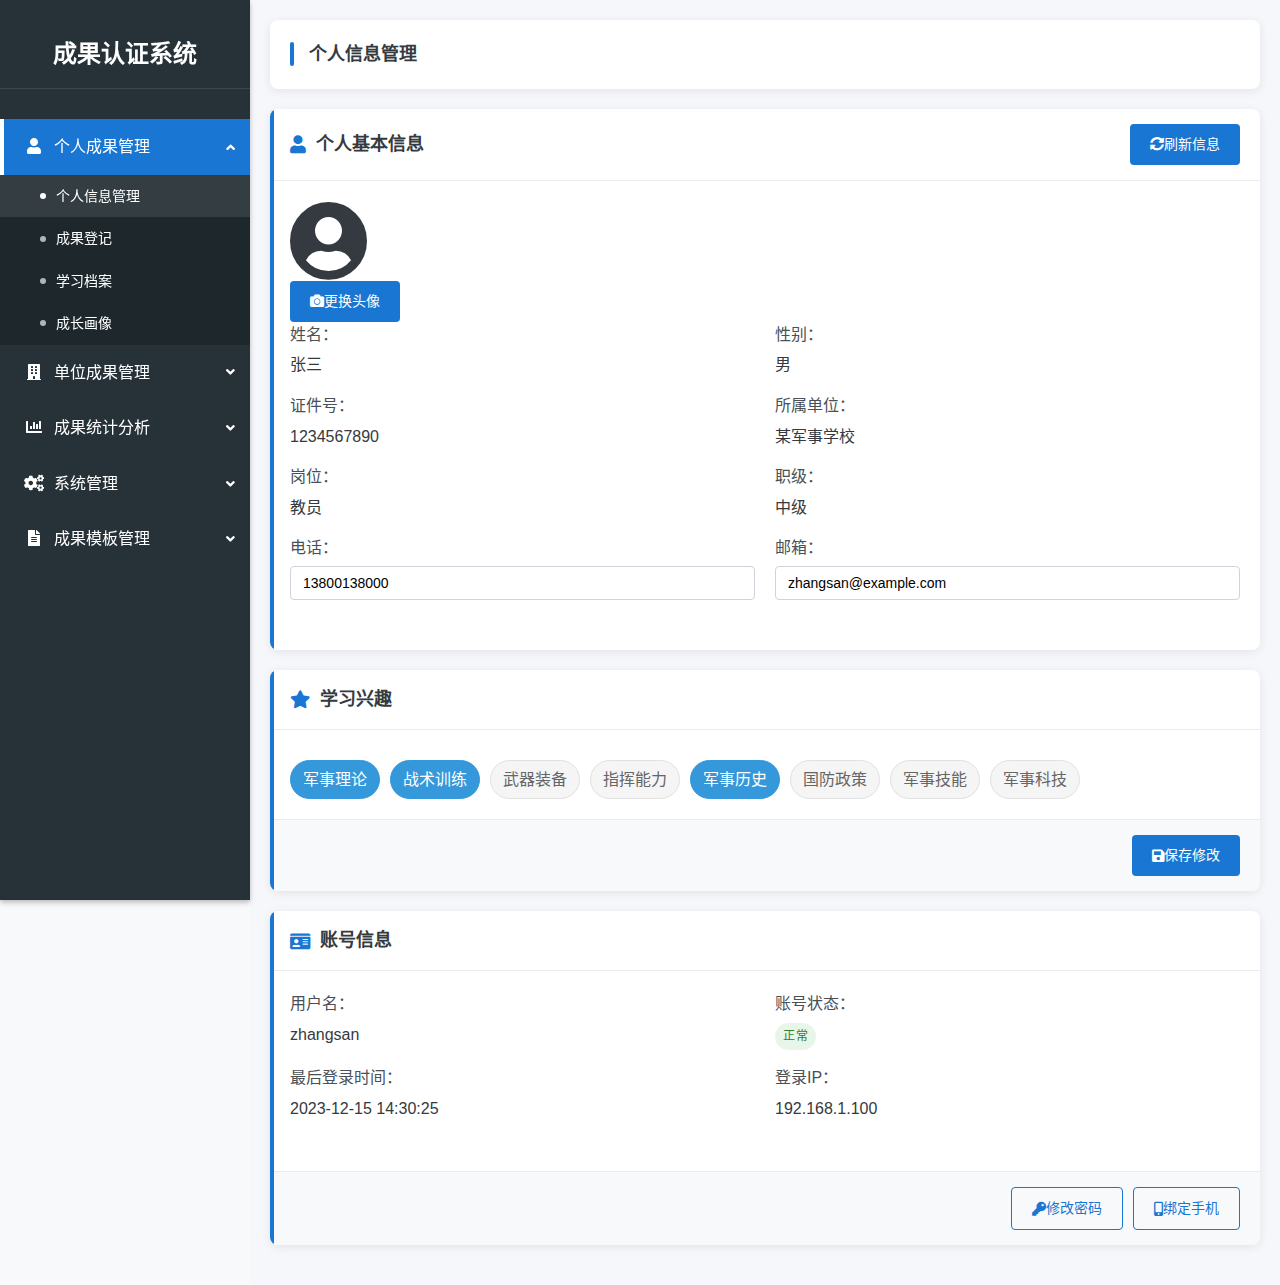
<file: index.html>
<!DOCTYPE html>
<html lang="zh-CN">
<head>
    <meta charset="UTF-8">
    <meta name="viewport" content="width=device-width, initial-scale=1.0">
    <title>成果认证系统</title>
    <link rel="stylesheet" href="styles.css">
    <link rel="stylesheet" href="tabs.css">
    <!-- 添加Font Awesome图标库 -->
    <link rel="stylesheet" href="https://cdnjs.cloudflare.com/ajax/libs/font-awesome/5.15.4/css/all.min.css">
</head>
<body>
    <div class="container">
        <div class="sidebar">
            <div class="logo">成果认证系统</div>
            
            <div class="menu-item active" data-menu="personal">个人成果管理</div>
            <div class="submenu show" id="personal-submenu" style="display: block;">
                <div class="submenu-item active" data-content="personal-info">个人信息管理</div>
                <div class="submenu-item" data-content="achievement-register">成果登记</div>
                <div class="submenu-item" data-content="learning-archive">学习档案</div>
                <div class="submenu-item" data-content="growth-portrait">成长画像</div>
            </div>
            
            <div class="menu-item" data-menu="unit">单位成果管理</div>
            <div class="submenu" id="unit-submenu">
                <div class="submenu-item" data-content="achievement-entry">成果录入</div>
                <div class="submenu-item" data-content="achievement-review">成果初审</div>
                <div class="submenu-item" data-content="achievement-confirmation">成果认定</div>
                <div class="submenu-item" data-content="certification-application">申报认证</div>
            </div>
            
            <div class="menu-item" data-menu="statistics">成果统计分析</div>
            <div class="submenu" id="statistics-submenu">
                <div class="submenu-item" data-content="performance-evaluation" onclick="loadPerformanceEvaluationModule(document.getElementById('main-content'))">绩效评估</div>
                <div class="submenu-item" data-content="statistical-analysis" onclick="loadStatisticsManagementModule(document.getElementById('main-content'))">统计分析</div>
                <div class="submenu-item" data-content="achievement-display" onclick="loadAchievementDisplayModule(document.getElementById('main-content'))">成果展示</div>
            </div>
            
            <div class="menu-item" data-menu="system">系统管理</div>
            <div class="submenu" id="system-submenu">
                <div class="submenu-item" data-content="account-management">账号权限管理</div>
                <div class="submenu-item" data-content="log-management">用户日志管理</div>
                <div class="submenu-item" data-content="dictionary-management">数据字典管理</div>
                <div class="submenu-item" data-content="display-management">展板样式管理</div>
            </div>
            
            <div class="menu-item" data-menu="template">成果模板管理</div>
            <div class="submenu" id="template-submenu">
                <div class="submenu-item" data-content="directory-management">成果名录管理</div>
                <div class="submenu-item" data-content="template-management">模板样式管理</div>
                <div class="submenu-item" data-content="sensitive-word">敏感词监控</div>
            </div>
        </div>
        
        <div class="main-content">
            <div class="header">
                个人信息管理
            </div>
            <div class="content" id="main-content">
                <!-- 内容区域 - 由JavaScript动态加载 -->
            </div>
        </div>
    </div>
    
    <!-- 脚本文件 -->
    <script src="main.js"></script>
    
    <!-- 加载一级模块脚本 -->
    <script src="modules/personalManagement.js"></script>
    <script src="modules/statisticsManagement.js"></script>
    <script src="modules/systemManagement.js"></script>
    <script src="modules/templateManagement.js"></script>
    
    <!-- 加载个人成果管理子模块脚本 -->
    <script src="modules/personalInfo.js"></script>
    <script src="modules/achievementRegister.js"></script>
    <script src="modules/learningArchive.js"></script>
    <script src="modules/growthPortrait.js"></script>
    
    <!-- 加载单位成果管理子模块脚本 -->
    <script src="modules/achievementEntry.js"></script>
    <script src="modules/achievementReview.js"></script>
    <script src="modules/achievementConfirmation.js"></script>
    <script src="modules/certificationApplication.js"></script>
    
    <!-- 加载成果统计分析子模块脚本 -->
    <script src="modules/performanceEvaluation.js"></script>
    <script src="modules/statisticalAnalysis.js"></script>
    <script src="modules/achievementDisplay.js"></script>
    
    <!-- 加载系统管理子模块脚本 -->
    <script src="modules/accountManagement.js"></script>
    <script src="modules/logManagement.js"></script>
    <script src="modules/dictionaryManagement.js"></script>
    <script src="modules/displayManagement.js"></script>
    
    <!-- 加载成果模板管理子模块脚本 -->
    <script src="modules/directoryManagement.js"></script>
    <script src="modules/templateStyleManagement.js"></script>
    <script src="modules/sensitiveWordMonitor.js"></script>
</body>
</html>
</file>
<file: styles.css>
/* 设计系统 - 基础变量 */
:root {
    /* 颜色 */
    --primary: #1976D2;
    --primary-light: #E3F2FD;
    --primary-dark: #0D47A1;
    --success: #2E7D32;
    --success-light: #E8F5E9;
    --warning: #FF8F00;
    --warning-light: #FFF8E1;
    --danger: #C62828;
    --danger-light: #FFEBEE;
    --info: #0288D1;
    --info-light: #E1F5FE;
    --gray-100: #f8f9fa;
    --gray-200: #e9ecef;
    --gray-300: #dee2e6;
    --gray-400: #ced4da;
    --gray-500: #adb5bd;
    --gray-600: #6c757d;
    --gray-700: #495057;
    --gray-800: #343a40;
    --gray-900: #212529;
    --sidebar-bg: #263238;
    --sidebar-hover: #37474F;
    --sidebar-active: #1976D2;
    
    /* 字体 */
    --font-family: "Microsoft YaHei", "Heiti SC", sans-serif;
    --font-size-xs: 12px;
    --font-size-sm: 14px;
    --font-size-base: 16px;
    --font-size-lg: 18px;
    --font-size-xl: 24px;
    
    /* 间距 */
    --spacing-xs: 5px;
    --spacing-sm: 10px;
    --spacing-md: 15px;
    --spacing-lg: 20px;
    --spacing-xl: 30px;
    
    /* 圆角 */
    --border-radius-sm: 4px;
    --border-radius-md: 8px;
    --border-radius-lg: 12px;
    --border-radius-full: 9999px;
    
    /* 阴影 */
    --shadow-sm: 0 1px 3px rgba(0, 0, 0, 0.12), 0 1px 2px rgba(0, 0, 0, 0.14);
    --shadow-md: 0 3px 6px rgba(0, 0, 0, 0.15), 0 2px 4px rgba(0, 0, 0, 0.12);
    --shadow-lg: 0 10px 25px rgba(0, 0, 0, 0.12), 0 5px 10px rgba(0, 0, 0, 0.08);
    --shadow-card: 0 2px 10px rgba(0, 0, 0, 0.08);
    
    /* 过渡 */
    --transition: all 0.3s ease;
}

/* 重置样式 */
* {
    margin: 0;
    padding: 0;
    box-sizing: border-box;
    font-family: var(--font-family);
}

body {
    background-color: var(--gray-100);
    color: var(--gray-800);
    line-height: 1.6;
}

/* 布局 */
.container {
    display: flex;
    min-height: 100vh;
}

.sidebar {
    width: 250px;
    background-color: var(--sidebar-bg);
    color: #fff;
    padding: var(--spacing-lg) 0;
    box-shadow: var(--shadow-md);
    position: fixed;
    height: 100vh;
    overflow-y: auto;
    z-index: 1000;
    transition: var(--transition);
}

.logo {
    font-size: var(--font-size-xl);
    font-weight: bold;
    text-align: center;
    padding: var(--spacing-md);
    margin-bottom: var(--spacing-xl);
    border-bottom: 1px solid rgba(255, 255, 255, 0.1);
    color: white;
}

.main-content {
    flex: 1;
    margin-left: 250px;
    padding: var(--spacing-lg);
    min-height: 100vh;
    background-color: #f5f7fa;
    transition: var(--transition);
}

.header {
    background-color: white;
    padding: var(--spacing-lg);
    border-radius: var(--border-radius-md);
    margin-bottom: var(--spacing-lg);
    box-shadow: var(--shadow-card);
    font-size: var(--font-size-lg);
    font-weight: 600;
    color: var(--gray-800);
    display: flex;
    justify-content: flex-start;
    align-items: center;
    position: relative;
}

.header::before {
    content: "";
    display: inline-block;
    width: 4px;
    height: 24px;
    background-color: var(--primary);
    margin-right: var(--spacing-md);
    border-radius: var(--border-radius-sm);
}

.header-actions {
    position: absolute;
    right: var(--spacing-lg);
    display: flex;
    gap: var(--spacing-sm);
}

/* 卡片组件 */
.card {
    background-color: #fff;
    border-radius: var(--border-radius-md);
    box-shadow: var(--shadow-card);
    padding: var(--spacing-lg);
    margin-bottom: var(--spacing-lg);
    border: none;
    transition: var(--transition);
}

.card:hover {
    box-shadow: var(--shadow-lg);
}

.card-title {
    font-size: var(--font-size-lg);
    font-weight: bold;
    margin-bottom: var(--spacing-lg);
    padding-bottom: var(--spacing-sm);
    border-bottom: 1px solid var(--gray-200);
    color: var(--gray-800);
    display: flex;
    align-items: center;
}

.card-title::before {
    content: "";
    display: inline-block;
    width: 4px;
    height: 18px;
    background-color: var(--primary);
    margin-right: var(--spacing-md);
    border-radius: var(--border-radius-sm);
}

/* 内容区网格布局 */
.grid-layout {
    display: grid;
    grid-template-columns: repeat(auto-fill, minmax(300px, 1fr));
    gap: var(--spacing-lg);
    margin-bottom: var(--spacing-lg);
}

.grid-layout .card {
    margin-bottom: 0;
    height: 100%;
    display: flex;
    flex-direction: column;
}

.grid-layout .card-body {
    flex: 1;
}

/* 表格样式 */
.data-table {
    width: 100%;
    border-collapse: separate;
    border-spacing: 0;
    margin-bottom: var(--spacing-lg);
}

.data-table th {
    background-color: var(--primary-light);
    color: var(--primary-dark);
    font-weight: 600;
    text-align: left;
    padding: var(--spacing-md);
    border-bottom: 2px solid var(--primary);
    position: sticky;
    top: 0;
    z-index: 10;
}

.data-table td {
    padding: var(--spacing-md);
    border-bottom: 1px solid var(--gray-200);
    vertical-align: middle;
}

.data-table tbody tr {
    transition: var(--transition);
}

.data-table tbody tr:hover {
    background-color: var(--gray-100);
}

.data-table tbody tr:last-child td {
    border-bottom: none;
}

/* 按钮组件 */
.button {
    display: inline-flex;
    align-items: center;
    justify-content: center;
    padding: var(--spacing-sm) var(--spacing-lg);
    background-color: var(--primary);
    color: #fff;
    border: none;
    border-radius: var(--border-radius-sm);
    cursor: pointer;
    transition: var(--transition);
    font-size: var(--font-size-sm);
    font-weight: 500;
    text-align: center;
    line-height: 1.5;
    min-height: 38px;
}

.button:hover {
    background-color: var(--primary-dark);
    transform: translateY(-1px);
    box-shadow: var(--shadow-sm);
}

.button:active {
    transform: translateY(0);
}

.button:disabled {
    background-color: var(--gray-500);
    cursor: not-allowed;
    transform: none;
    box-shadow: none;
}

.button-icon {
    margin-right: var(--spacing-sm);
}

.button-success {
    background-color: var(--success);
}

.button-success:hover {
    background-color: var(--success);
    filter: brightness(90%);
}

.button-warning {
    background-color: var(--warning);
}

.button-warning:hover {
    background-color: var(--warning);
    filter: brightness(90%);
}

.button-danger {
    background-color: var(--danger);
}

.button-danger:hover {
    background-color: var(--danger);
    filter: brightness(90%);
}

.button-outline {
    background-color: transparent;
    border: 1px solid var(--primary);
    color: var(--primary);
}

.button-outline:hover {
    background-color: var(--primary-light);
    transform: translateY(-1px);
}

/* 表单组件 */
.form-row {
    display: flex;
    flex-wrap: wrap;
    margin: 0 -10px var(--spacing-md) -10px;
}

.form-col {
    padding: 0 10px;
    margin-bottom: var(--spacing-md);
}

.form-col-6 {
    width: 50%;
}

.form-col-4 {
    width: 33.33%;
}

.form-col-3 {
    width: 25%;
}

.form-col-12 {
    width: 100%;
}

.form-label {
    display: block;
    margin-bottom: var(--spacing-xs);
    font-weight: 500;
    color: var(--gray-700);
}

.form-control {
    width: 100%;
    padding: 8px 12px;
    border: 1px solid var(--gray-300);
    border-radius: var(--border-radius-sm);
    font-size: var(--font-size-sm);
    transition: var(--transition);
}

.form-control:focus {
    border-color: var(--primary);
    box-shadow: 0 0 0 3px rgba(25, 118, 210, 0.15);
    outline: none;
}

/* 导航菜单 */
.menu-item {
    padding: var(--spacing-md) var(--spacing-lg);
    cursor: pointer;
    transition: var(--transition);
    position: relative;
    font-weight: 500;
    border-left: 4px solid transparent;
    display: flex;
    align-items: center;
}

.menu-item:hover {
    background-color: var(--sidebar-hover);
    border-left-color: var(--primary-light);
}

.menu-item.active {
    background-color: var(--sidebar-active);
    border-left-color: white;
}

.menu-item::before {
    content: "";
    font-family: "Font Awesome 5 Free";
    font-weight: 900;
    margin-right: var(--spacing-sm);
    font-size: var(--font-size-base);
    width: 20px;
    text-align: center;
}

.menu-item[data-menu="personal"]::before {
    content: "\f007"; /* user icon */
}

.menu-item[data-menu="unit"]::before {
    content: "\f1ad"; /* building icon */
}

.menu-item[data-menu="statistics"]::before {
    content: "\f080"; /* chart icon */
}

.menu-item[data-menu="system"]::before {
    content: "\f085"; /* cog icon */
}

.menu-item[data-menu="template"]::before {
    content: "\f15c"; /* file-alt icon */
}

.menu-item::after {
    content: "\f107"; /* down arrow */
    font-family: "Font Awesome 5 Free";
    font-weight: 900;
    font-size: var(--font-size-sm);
    position: absolute;
    right: 15px;
    top: 50%;
    transform: translateY(-50%);
    transition: transform 0.3s;
}

.menu-item.active::after {
    transform: translateY(-50%) rotate(180deg);
}

.submenu {
    background-color: rgba(0, 0, 0, 0.2);
    max-height: 0;
    overflow: hidden;
    transition: max-height 0.3s ease-out;
}

.submenu.show {
    display: block;
    max-height: 500px; /* 足够大以容纳所有子菜单项 */
    transition: max-height 0.3s ease-in;
}

.submenu-item {
    padding: var(--spacing-sm) var(--spacing-lg) var(--spacing-sm) calc(var(--spacing-lg) * 2);
    cursor: pointer;
    transition: var(--transition);
    font-size: var(--font-size-sm);
    display: flex;
    align-items: center;
    position: relative;
}

.submenu-item::before {
    content: "";
    width: 6px;
    height: 6px;
    border-radius: 50%;
    background-color: var(--gray-500);
    margin-right: var(--spacing-sm);
    transition: var(--transition);
}

.submenu-item:hover {
    background-color: var(--sidebar-hover);
}

.submenu-item:hover::before {
    background-color: var(--primary-light);
}

.submenu-item.active {
    color: white;
    background-color: rgba(255, 255, 255, 0.1);
}

.submenu-item.active::before {
    background-color: white;
}

/* 标签页组件 */
.tabs-container {
    margin-bottom: var(--spacing-lg);
}

.tabs-nav {
    display: flex;
    background-color: white;
    border-radius: var(--border-radius-md);
    box-shadow: var(--shadow-card);
    overflow: hidden;
    position: relative;
    margin-bottom: var(--spacing-lg);
}

.tab-item {
    padding: var(--spacing-md) var(--spacing-lg);
    flex: 1;
    text-align: center;
    font-weight: 500;
    color: var(--gray-600);
    cursor: pointer;
    transition: var(--transition);
    border-bottom: 3px solid transparent;
    position: relative;
    z-index: 1;
}

.tab-item:hover {
    color: var(--primary);
}

.tab-item.active {
    color: var(--primary);
    border-bottom-color: var(--primary);
}

.tab-content {
    background-color: white;
    border-radius: var(--border-radius-md);
    box-shadow: var(--shadow-card);
    padding: var(--spacing-lg);
}

/* 状态标签 */
.status-completed {
    background-color: var(--success);
}

.status-inprogress {
    background-color: var(--primary);
}

.status-pending {
    background-color: var(--gray-500);
}

/* 响应式调整 */
@media (max-width: 768px) {
    .container {
        flex-direction: column;
    }
    .sidebar {
        width: 100%;
        height: auto;
        position: relative;
    }
    .main-content {
        margin-left: 0;
    }
    .user-profile {
        flex-direction: column;
    }
    .user-avatar {
        margin-right: 0;
        margin-bottom: 20px;
    }
    .info-group {
        width: 100%;
    }
    .search-bar {
        flex-direction: column;
    }
    .search-item {
        width: 100%;
        margin-right: 0;
    }
    .search-buttons {
        margin-left: 0;
        margin-top: 10px;
    }
    .register-methods {
        flex-direction: column;
    }
    .register-method {
        width: 100%;
        margin-bottom: 15px;
    }
    .tab-container {
        flex-direction: row;
        overflow-x: auto;
        padding: 0 var(--spacing-sm);
    }
    .tab-button {
        padding: var(--spacing-sm) var(--spacing-lg);
        white-space: nowrap;
    }
}

.icon-claim::before {
    content: "📄";
}
.icon-self::before {
    content: "✏️";
}

/* 学习档案和成长画像模块专用样式 */
.summary-panels {
    display: flex;
    flex-wrap: wrap;
    gap: 20px;
    margin-bottom: 30px;
}

.summary-panel {
    flex: 1;
    min-width: 200px;
    background-color: #f8f9fa;
    border-radius: 5px;
    padding: 20px;
    text-align: center;
    box-shadow: 0 1px 3px rgba(0, 0, 0, 0.1);
}

.summary-value {
    font-size: 36px;
    font-weight: bold;
    color: #3498db;
    margin-bottom: 10px;
}

.summary-label {
    color: #555;
    font-size: 14px;
}

.analysis-charts {
    display: flex;
    gap: 20px;
    margin-bottom: 30px;
}

.analysis-chart {
    flex: 1;
    background-color: #fff;
    border-radius: 5px;
    padding: 15px;
    box-shadow: 0 1px 3px rgba(0, 0, 0, 0.1);
}

.chart-title {
    font-weight: bold;
    margin-bottom: 15px;
    color: #2c3e50;
    font-size: 16px;
}

.chart-container {
    height: 250px;
    background-color: #f9f9f9;
    display: flex;
    align-items: center;
    justify-content: center;
    border-radius: 5px;
}

.chart-placeholder {
    color: #95a5a6;
}

.trend-up {
    color: #2ecc71;
}

.trend-down {
    color: #e74c3c;
}

.ability-model-overview {
    margin-bottom: 40px;
}

.ability-model-overview h3 {
    font-size: 24px;
    color: #2c3e50;
    margin-bottom: 20px;
}

.ability-summary {
    background: #f8f9fa;
    padding: 20px;
    border-radius: 8px;
    margin-bottom: 30px;
}

.ability-summary-title {
    font-size: 18px;
    color: #2c3e50;
    margin-bottom: 15px;
    font-weight: bold;
}

.ability-summary-desc {
    color: #666;
    line-height: 1.6;
}

.ability-summary-desc p {
    margin-bottom: 10px;
}

.ability-detail-list {
    display: grid;
    grid-template-columns: repeat(auto-fit, minmax(300px, 1fr));
    gap: 20px;
}

.ability-item {
    background: #f8f9fa;
    padding: 20px;
    border-radius: 8px;
    transition: transform 0.3s ease;
}

.ability-item:hover {
    transform: translateY(-5px);
}

.ability-name {
    display: flex;
    justify-content: space-between;
    align-items: center;
    margin-bottom: 15px;
    font-size: 16px;
    color: #2c3e50;
    font-weight: bold;
}

.ability-score {
    font-size: 24px;
    color: #3498db;
}

.ability-progress {
    height: 8px;
    background-color: #e9ecef;
    border-radius: 4px;
    overflow: hidden;
    margin-bottom: 10px;
}

.ability-progress-bar {
    height: 100%;
    background-color: #3498db;
    border-radius: 4px;
    transition: width 0.3s ease;
}

.ability-desc {
    color: #666;
    font-size: 14px;
    line-height: 1.5;
}

.ability-comparison {
    margin-bottom: 30px;
}

.comparison-title {
    font-size: 16px;
    font-weight: bold;
    margin-bottom: 15px;
    color: #2c3e50;
}

/* 学习画像特有样式 */
.learning-behavior-overview {
    display: flex;
    gap: 30px;
    margin-bottom: 30px;
}

.behavior-summary {
    flex: 1;
}

.behavior-chart {
    width: 300px;
}

.summary-title {
    font-size: 16px;
    font-weight: bold;
    margin-bottom: 15px;
    color: #2c3e50;
}

.summary-content {
    color: #555;
    line-height: 1.6;
}

.summary-content p {
    margin-bottom: 15px;
}

.learning-habit-analysis {
    display: flex;
    gap: 30px;
    margin-bottom: 30px;
}

.habit-item {
    flex: 1;
}

.habit-name {
    font-weight: bold;
    margin-bottom: 15px;
    color: #2c3e50;
    font-size: 16px;
}

.habit-chart {
    height: 200px;
    background-color: #f9f9f9;
    border-radius: 5px;
    display: flex;
    align-items: center;
    justify-content: center;
    margin-bottom: 15px;
}

.habit-desc {
    color: #555;
    font-size: 14px;
    line-height: 1.6;
}

.learning-effect-evaluation {
    display: flex;
    gap: 30px;
    margin-bottom: 30px;
}

.effect-chart {
    flex: 1;
}

.effect-summary {
    flex: 1;
}

.effect-list {
    list-style-type: none;
    padding: 0;
}

.effect-list li {
    margin-bottom: 15px;
    color: #555;
}

.score-high {
    color: #2ecc71;
    font-weight: bold;
}

.score-medium {
    color: #3498db;
    font-weight: bold;
}

.score-low {
    color: #e74c3c;
    font-weight: bold;
}

/* 发展规划特有样式 */
.development-overview {
    margin-bottom: 40px;
}

.development-overview h3 {
    font-size: 24px;
    color: #2c3e50;
    margin-bottom: 20px;
}

.path-content {
    background: #f8f9fa;
    padding: 20px;
    border-radius: 8px;
    margin-bottom: 30px;
}

.path-steps {
    display: flex;
    flex-direction: column;
    gap: 20px;
}

.path-step {
    display: flex;
    align-items: flex-start;
    background: #f8f9fa;
    padding: 20px;
    border-radius: 8px;
    transition: transform 0.3s ease;
}

.path-step:hover {
    transform: translateX(10px);
}

.step-marker {
    width: 40px;
    height: 40px;
    background-color: #3498db;
    color: #fff;
    border-radius: 50%;
    display: flex;
    align-items: center;
    justify-content: center;
    font-weight: bold;
    margin-right: 20px;
    flex-shrink: 0;
}

.step-content {
    flex: 1;
}

.step-title {
    font-size: 18px;
    color: #2c3e50;
    margin-bottom: 10px;
    font-weight: bold;
}

.step-desc {
    color: #666;
    line-height: 1.5;
}

.plan-period {
    margin-bottom: 20px;
}

.period-label {
    font-weight: bold;
    color: #555;
    margin-right: 10px;
}

.ability-improvement-suggestions {
    display: flex;
    flex-wrap: wrap;
    gap: 20px;
    margin-bottom: 30px;
}

.suggestion-item {
    flex: 1;
    min-width: 300px;
    background-color: #f8f9fa;
    border-radius: 5px;
    padding: 20px;
    box-shadow: 0 1px 3px rgba(0, 0, 0, 0.1);
}

.suggestion-title {
    font-weight: bold;
    margin-bottom: 10px;
    color: #2c3e50;
    font-size: 16px;
}

.suggestion-content p {
    margin-bottom: 10px;
    color: #555;
}

.suggestion-list {
    padding-left: 20px;
    color: #555;
}

.suggestion-list li {
    margin-bottom: 8px;
}

/* 学习轨迹时间线样式 */
.path-timeline {
    margin-bottom: 30px;
}

.timeline-controls {
    margin-bottom: 20px;
}

.timeline-container {
    margin-top: 30px;
    padding-left: 20px;
    border-left: 2px solid #3498db;
}

.timeline-item {
    position: relative;
    margin-bottom: 30px;
    padding-left: 30px;
}

.timeline-item::before {
    content: "";
    position: absolute;
    left: -11px;
    top: 0;
    width: 20px;
    height: 20px;
    background-color: #3498db;
    border-radius: 50%;
}

.timeline-date {
    font-weight: bold;
    color: #3498db;
    margin-bottom: 5px;
}

.timeline-title {
    font-weight: bold;
    margin-bottom: 5px;
    color: #2c3e50;
}

.timeline-desc {
    color: #555;
    margin-bottom: 10px;
    font-size: 14px;
}

.timeline-tag {
    display: inline-block;
    padding: 3px 10px;
    background-color: #ecf0f1;
    border-radius: 10px;
    font-size: 12px;
    color: #7f8c8d;
}

/* 推荐课程卡片样式 */
.recommended-courses {
    display: flex;
    flex-wrap: wrap;
    gap: 20px;
    margin-bottom: 30px;
}

.course-card {
    flex: 1;
    min-width: 250px;
    background-color: #f8f9fa;
    border-radius: 5px;
    padding: 20px;
    box-shadow: 0 1px 3px rgba(0, 0, 0, 0.1);
}

.course-title {
    font-weight: bold;
    margin-bottom: 10px;
    color: #2c3e50;
    font-size: 16px;
}

.course-desc {
    color: #555;
    font-size: 14px;
    margin-bottom: 15px;
    line-height: 1.5;
}

.course-info {
    display: flex;
    justify-content: space-between;
    margin-bottom: 15px;
    font-size: 13px;
    color: #7f8c8d;
}

@media (max-width: 768px) {
    .ability-model-overview,
    .learning-behavior-overview,
    .learning-habit-analysis,
    .learning-effect-evaluation,
    .analysis-charts {
        flex-direction: column;
    }
    
    .ability-radar-container,
    .behavior-chart {
        width: 100%;
        margin-bottom: 20px;
    }
    
    .summary-panels {
        flex-direction: column;
    }
    
    .ability-improvement-suggestions {
        flex-direction: column;
    }
    
    .recommended-courses {
        flex-direction: column;
    }
}

/* 统计仪表盘样式 */
.dashboard {
    display: flex;
    flex-wrap: wrap;
    gap: 20px;
    margin-bottom: 20px;
}

.dashboard-card {
    flex: 1;
    min-width: 150px;
    background-color: #f8f9fa;
    border-radius: 5px;
    padding: 15px;
    text-align: center;
    box-shadow: 0 1px 3px rgba(0, 0, 0, 0.1);
}

.dashboard-card-title {
    color: #555;
    font-size: 14px;
    margin-bottom: 8px;
}

.dashboard-card-value {
    font-size: 24px;
    font-weight: bold;
    color: #3498db;
}

/* 系统管理模块样式 */
/* 通用管理界面布局 */
.admin-container {
    display: flex;
    flex-direction: column;
    gap: 20px;
    width: 100%;
}

.admin-header {
    display: flex;
    justify-content: space-between;
    align-items: center;
    margin-bottom: 20px;
}

.admin-title {
    font-size: 18px;
    font-weight: bold;
    color: #2c3e50;
}

.admin-actions {
    display: flex;
    gap: 10px;
}

/* 搜索面板样式 */
.search-panel {
    background-color: var(--gray-100);
    border-radius: var(--border-radius-md);
    padding: var(--spacing-lg);
    margin-bottom: var(--spacing-lg);
}

.search-form {
    display: flex;
    flex-wrap: wrap;
    margin: 0 -10px;
}

.search-form-item {
    padding: 0 10px;
    margin-bottom: var(--spacing-sm);
    width: 25%;
}

.search-form-actions {
    display: flex;
    justify-content: flex-end;
    padding: var(--spacing-md) 10px 0 10px;
    width: 100%;
    gap: var(--spacing-sm);
}

/* 操作列样式优化 */
.action-buttons {
    display: flex;
    gap: var(--spacing-xs);
    flex-wrap: wrap;
}

.action-button {
    padding: 5px 10px;
    font-size: var(--font-size-xs);
    border-radius: var(--border-radius-sm);
    background-color: transparent;
    border: 1px solid currentColor;
    cursor: pointer;
    transition: var(--transition);
    white-space: nowrap;
}

.action-button-view {
    color: var(--info);
}

.action-button-view:hover {
    background-color: var(--info-light);
}

.action-button-edit {
    color: var(--primary);
}

.action-button-edit:hover {
    background-color: var(--primary-light);
}

.action-button-delete {
    color: var(--danger);
}

.action-button-delete:hover {
    background-color: var(--danger-light);
}

/* 分页控件样式 */
.pagination {
    display: flex;
    justify-content: center;
    margin: 20px 0;
    gap: 5px;
}

.pagination-item {
    display: inline-block;
    padding: 8px 12px;
    background-color: #f8f9fa;
    border-radius: 4px;
    color: #495057;
    text-decoration: none;
    transition: all 0.3s;
}

.pagination-item:hover {
    background-color: #e9ecef;
}

.pagination-item.active {
    background-color: #3498db;
    color: #fff;
}

/* 按钮样式 */
.btn {
    display: inline-block;
    padding: 8px 16px;
    border-radius: 4px;
    font-size: 14px;
    cursor: pointer;
    transition: all 0.3s;
    border: none;
    font-weight: 500;
    text-align: center;
}

.btn-primary {
    background-color: #3498db;
    color: #fff;
}

.btn-primary:hover {
    background-color: #2980b9;
}

.btn-secondary {
    background-color: #6c757d;
    color: #fff;
}

.btn-secondary:hover {
    background-color: #5a6268;
}

.btn-success {
    background-color: #2ecc71;
    color: #fff;
}

.btn-success:hover {
    background-color: #27ae60;
}

.btn-warning {
    background-color: #f39c12;
    color: #fff;
}

.btn-warning:hover {
    background-color: #e67e22;
}

.btn-danger {
    background-color: #e74c3c;
    color: #fff;
}

.btn-danger:hover {
    background-color: #c0392b;
}

/* 模态框样式 */
.modal {
    display: none;
    position: fixed;
    top: 0;
    left: 0;
    width: 100%;
    height: 100%;
    background-color: rgba(0, 0, 0, 0.5);
    z-index: 1000;
    justify-content: center;
    align-items: center;
    animation: fadeIn 0.3s;
}

.modal-content {
    background-color: #fff;
    border-radius: 5px;
    width: 80%;
    max-width: 800px;
    max-height: 90vh;
    overflow-y: auto;
    box-shadow: 0 5px 15px rgba(0, 0, 0, 0.3);
    animation: slideIn 0.3s;
}

.modal-header {
    padding: 15px 20px;
    border-bottom: 1px solid #e9ecef;
    display: flex;
    justify-content: space-between;
    align-items: center;
}

.modal-header h3 {
    margin: 0;
    font-size: 18px;
    color: #2c3e50;
}

.modal-body {
    padding: 20px;
    max-height: 60vh;
    overflow-y: auto;
}

.modal-footer {
    padding: 15px 20px;
    border-top: 1px solid #e9ecef;
    display: flex;
    justify-content: flex-end;
    gap: 10px;
}

.close {
    color: #aaa;
    font-size: 24px;
    font-weight: bold;
    cursor: pointer;
}

.close:hover {
    color: #555;
}

@keyframes fadeIn {
    from { opacity: 0; }
    to { opacity: 1; }
}

@keyframes slideIn {
    from { transform: translateY(-20px); opacity: 0; }
    to { transform: translateY(0); opacity: 1; }
}

.fade-in {
    animation: fadeIn 0.3s ease-in-out;
}

.slide-in {
    animation: slideIn 0.3s ease-in-out;
}

/* 树形控件样式 */
.tree-view {
    margin: 10px 0;
}

.tree-node {
    padding: 5px 0;
}

.tree-node-content {
    display: flex;
    align-items: center;
    cursor: pointer;
    padding: 5px 8px;
    border-radius: 4px;
    transition: background-color 0.2s;
}

.tree-node-content:hover {
    background-color: #f1f8ff;
}

.tree-node-icon {
    margin-right: 5px;
    width: 16px;
    height: 16px;
    text-align: center;
    line-height: 16px;
}

.tree-node-children {
    margin-left: 20px;
    display: none;
}

.tree-node.expanded > .tree-node-children {
    display: block;
}

/* 统计图表区域样式 */
.stat-section {
    margin-bottom: 30px;
}

.stat-charts {
    display: flex;
    gap: 20px;
    margin-bottom: 20px;
}

.chart {
    flex: 1;
    background-color: #f8f9fa;
    border-radius: 5px;
    padding: 15px;
    box-shadow: 0 1px 3px rgba(0, 0, 0, 0.1);
}

.chart h5 {
    margin-top: 0;
    margin-bottom: 15px;
    color: #2c3e50;
    font-size: 16px;
}

.chart-placeholder {
    height: 200px;
    display: flex;
    align-items: center;
    justify-content: center;
    background-color: #f1f1f1;
    border-radius: 4px;
}

.chart-placeholder img {
    max-width: 100%;
    max-height: 100%;
}

/* 表单样式增强 */
.form-group {
    margin-bottom: var(--spacing-lg);
}

.form-group label {
    display: block;
    margin-bottom: var(--spacing-xs);
    font-weight: 500;
    color: var(--gray-700);
}

.form-control {
    width: 100%;
    padding: 8px 12px;
    border: 1px solid #ced4da;
    border-radius: 4px;
    font-size: 14px;
    transition: border-color 0.15s ease-in-out, box-shadow 0.15s ease-in-out;
}

.form-control:focus {
    border-color: #80bdff;
    outline: 0;
    box-shadow: 0 0 0 0.2rem rgba(0, 123, 255, 0.25);
}

select.form-control {
    appearance: none;
    -webkit-appearance: none;
    -moz-appearance: none;
    background-image: url("data:image/svg+xml,%3Csvg xmlns='http://www.w3.org/2000/svg' width='8' height='4' viewBox='0 0 8 4'%3E%3Cpath fill='%23343a40' d='M0 0l4 4 4-4'/%3E%3C/svg%3E");
    background-repeat: no-repeat;
    background-position: right 0.75rem center;
    background-size: 8px 4px;
    padding-right: 1.75rem;
}

.detail-text {
    padding: 10px;
    background-color: #f8f9fa;
    border-radius: 4px;
    border: 1px solid #e9ecef;
    min-height: 80px;
}

/* 展板模板样式 */
.template-grid {
    display: grid;
    grid-template-columns: repeat(auto-fill, minmax(250px, 1fr));
    gap: 20px;
    margin-bottom: 20px;
}

.template-item {
    background-color: #f8f9fa;
    border-radius: 5px;
    padding: 15px;
    text-align: center;
    box-shadow: 0 1px 3px rgba(0, 0, 0, 0.1);
    transition: transform 0.3s, box-shadow 0.3s;
}

.template-item:hover {
    transform: translateY(-5px);
    box-shadow: 0 5px 15px rgba(0, 0, 0, 0.1);
}

.template-item img {
    width: 100%;
    height: 150px;
    object-fit: cover;
    border-radius: 4px;
    margin-bottom: 10px;
}

.template-title {
    font-weight: bold;
    margin-bottom: 10px;
    color: #2c3e50;
}

/* 自定义设置面板 */
.customize-panel {
    background-color: #f8f9fa;
    border-radius: 5px;
    padding: 20px;
    display: grid;
    grid-template-columns: repeat(auto-fill, minmax(250px, 1fr));
    gap: 20px;
    margin-bottom: 20px;
}

/* 响应式调整 */
@media (max-width: 1200px) {
    .search-form-item {
        width: 33.33%;
    }
}

@media (max-width: 992px) {
    .search-form-item {
        width: 50%;
    }
    
    .form-col-6, .form-col-4, .form-col-3 {
        width: 50%;
    }
}

@media (max-width: 768px) {
    .search-form-item {
        width: 100%;
    }
    
    .form-col-6, .form-col-4, .form-col-3 {
        width: 100%;
    }
    
    .sub-card-header {
        flex-direction: column;
        align-items: flex-start;
    }
    
    .tabs-nav {
        flex-direction: column;
    }
    
    .tab-item {
        text-align: left;
        border-bottom: none;
        border-left: 3px solid transparent;
    }
    
    .tab-item.active {
        border-bottom-color: transparent;
        border-left-color: var(--primary);
    }
}

/* 徽章样式 */
.badge {
    display: inline-block;
    padding: 3px 8px;
    font-size: 12px;
    font-weight: bold;
    line-height: 1;
    color: #fff;
    text-align: center;
    white-space: nowrap;
    vertical-align: baseline;
    border-radius: 10px;
}

.badge-primary {
    background-color: #3498db;
}

.badge-secondary {
    background-color: #6c757d;
}

.badge-success {
    background-color: #2ecc71;
}

.badge-danger {
    background-color: #e74c3c;
}

.badge-warning {
    background-color: #f39c12;
}

.badge-info {
    background-color: #3498db;
}

/* 复选框和单选框自定义样式 */
.checkbox-container {
    display: flex;
    align-items: center;
    margin: 5px 0;
    cursor: pointer;
}

.checkbox-container input {
    margin-right: 8px;
}

/* 错误消息样式 */
.error-message {
    padding: 15px;
    margin: 20px 0;
    background-color: var(--danger-light);
    color: var(--danger);
    border-radius: var(--border-radius-sm);
    border-left: 5px solid var(--danger);
}

/* 成功消息样式 */
.success-message {
    padding: 15px;
    margin: 20px 0;
    background-color: var(--success-light);
    color: var(--success);
    border-radius: var(--border-radius-sm);
    border-left: 5px solid var(--success);
}

/* 警告消息样式 */
.warning-message {
    padding: 15px;
    margin: 20px 0;
    background-color: var(--warning-light);
    color: var(--warning);
    border-radius: var(--border-radius-sm);
    border-left: 5px solid var(--warning);
}

/* 信息消息样式 */
.info-message {
    padding: 15px;
    margin: 20px 0;
    background-color: var(--info-light);
    color: var(--info);
    border-radius: var(--border-radius-sm);
    border-left: 5px solid var(--info);
}

/* 加载动画 */
.loading {
    display: inline-block;
    width: 40px;
    height: 40px;
    border: 3px solid rgba(0, 0, 0, 0.1);
    border-radius: 50%;
    border-top-color: var(--primary);
    animation: spin 1s ease-in-out infinite;
}

@keyframes spin {
    to { transform: rotate(360deg); }
}

.loading-container {
    display: flex;
    justify-content: center;
    align-items: center;
    height: 200px;
}

/* 学习兴趣标签 */
.interest-tags {
    display: flex;
    flex-wrap: wrap;
    gap: 10px;
    margin-top: 10px;
}

.tag {
    padding: 6px 12px;
    background-color: #f5f5f5;
    border-radius: 20px;
    cursor: pointer;
    transition: all 0.3s ease;
    color: #666;
    border: 1px solid #e0e0e0;
}

.tag:hover {
    background-color: #e8f4fd;
    color: #3498db;
    border-color: #3498db;
}

.tag.active {
    background-color: #3498db;
    color: white;
    border-color: #3498db;
    font-weight: 500;
}

/* 状态标签 */
.status-badge {
    display: inline-block;
    padding: 4px 8px;
    border-radius: var(--border-radius-full);
    font-size: var(--font-size-xs);
    font-weight: 500;
    text-transform: uppercase;
    letter-spacing: 0.5px;
}

.status-success {
    background-color: var(--success-light);
    color: var(--success);
}

.status-warning {
    background-color: var(--warning-light);
    color: var(--warning);
}

.status-danger {
    background-color: var(--danger-light);
    color: var(--danger);
}

.status-info {
    background-color: var(--info-light);
    color: var(--info);
}

/* 工具提示 */
.tooltip {
    position: relative;
    display: inline-block;
}

.tooltip:hover::after {
    content: attr(data-tooltip);
    position: absolute;
    bottom: 100%;
    left: 50%;
    transform: translateX(-50%);
    padding: 5px 10px;
    background-color: var(--gray-800);
    color: white;
    border-radius: var(--border-radius-sm);
    font-size: var(--font-size-xs);
    white-space: nowrap;
    z-index: 1000;
    margin-bottom: 5px;
}

.tooltip:hover::before {
    content: "";
    position: absolute;
    bottom: 100%;
    left: 50%;
    transform: translateX(-50%);
    border: 5px solid transparent;
    border-top-color: var(--gray-800);
    margin-bottom: -5px;
}

/* 滚动条美化 */
::-webkit-scrollbar {
    width: 8px;
    height: 8px;
}

::-webkit-scrollbar-track {
    background: var(--gray-100);
}

::-webkit-scrollbar-thumb {
    background: var(--gray-400);
    border-radius: 4px;
}

::-webkit-scrollbar-thumb:hover {
    background: var(--gray-500);
}

/* 子页面通用卡片组件增强 */
.sub-card {
    background-color: #fff;
    border-radius: var(--border-radius-md);
    box-shadow: var(--shadow-card);
    margin-bottom: var(--spacing-lg);
    border: none;
    transition: var(--transition);
    position: relative;
    overflow: hidden;
}

.sub-card::before {
    content: "";
    position: absolute;
    top: 0;
    left: 0;
    width: 4px;
    height: 100%;
    background-color: var(--primary);
    border-radius: var(--border-radius-sm) 0 0 var(--border-radius-sm);
}

.sub-card-header {
    padding: var(--spacing-md) var(--spacing-lg);
    display: flex;
    justify-content: space-between;
    align-items: center;
    border-bottom: 1px solid var(--gray-200);
}

.sub-card-title {
    font-size: var(--font-size-lg);
    font-weight: 600;
    color: var(--gray-800);
    display: flex;
    align-items: center;
}

.sub-card-title i {
    margin-right: var(--spacing-sm);
    color: var(--primary);
}

.sub-card-body {
    padding: var(--spacing-lg);
}

.sub-card-footer {
    padding: var(--spacing-md) var(--spacing-lg);
    background-color: var(--gray-100);
    border-top: 1px solid var(--gray-200);
    display: flex;
    justify-content: flex-end;
    gap: var(--spacing-sm);
}
</file>
<file: tabs.css>
/* 标签页样式 */
.tabs {
    display: flex;
    border-bottom: 1px solid #e9ecef;
    margin-bottom: 20px;
}

.tab {
    padding: 10px 20px;
    cursor: pointer;
    border-bottom: 3px solid transparent;
    transition: all 0.3s;
    color: #6c757d;
    font-weight: 500;
}

.tab:hover {
    color: #3498db;
    border-bottom-color: #b2d7f5;
}

.tab.active {
    color: #3498db;
    border-bottom-color: #3498db;
}

.tab-content {
    padding: 20px 0;
    min-height: 400px;
}

/* 选项卡内容动画 */
@keyframes fadeEffect {
    from { opacity: 0; }
    to { opacity: 1; }
}

.tab-content > div {
    animation: fadeEffect 0.5s;
}

/* 响应式标签页 */
@media (max-width: 768px) {
    .tabs {
        flex-wrap: wrap;
    }
    
    .tab {
        flex: 1 1 auto;
        text-align: center;
        padding: 10px 10px;
        font-size: 14px;
    }
}
</file>
